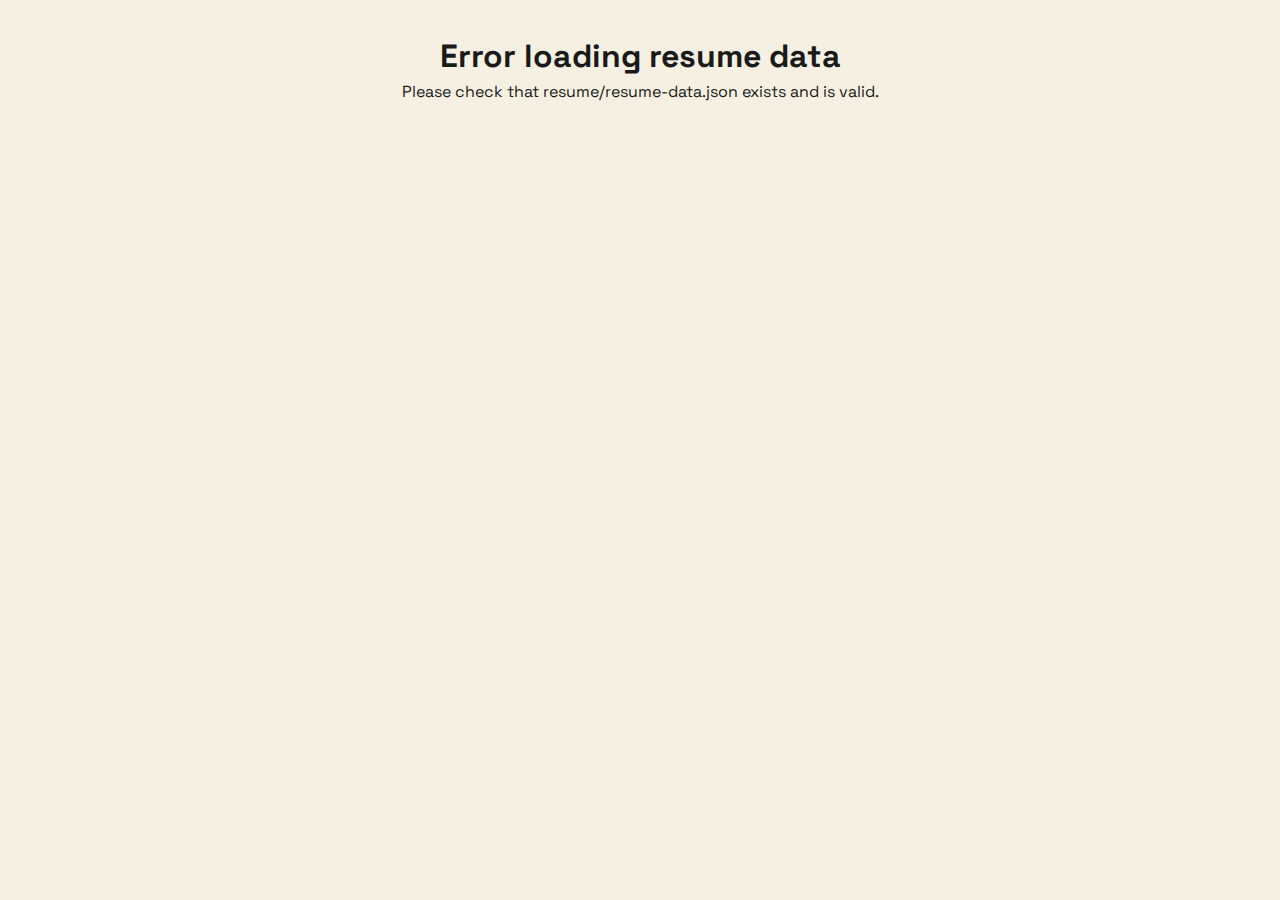
<file: graphic.html>
<!doctype html>
<html lang="en">
<head>
  <meta charset="utf-8" />
  <meta name="viewport" content="width=device-width, initial-scale=1" />
  <meta name="theme-color" content="#f5f0e1" />
  <title>Arindam Kumar Nath — Graphic View</title>
  <link rel="icon" type="image/svg+xml" href="./favicon.svg" />
  <link rel="icon" type="image/x-icon" href="./favicon.ico" />
  <link rel="preconnect" href="https://fonts.googleapis.com" />
  <link rel="preconnect" href="https://fonts.gstatic.com" crossorigin />
  <link href="https://fonts.googleapis.com/css2?family=Inter:wght@400;500;600;700;800;900&family=Space+Grotesk:wght@400;500;600;700&display=swap" rel="stylesheet" />
  <link rel="stylesheet" href="./poster.css" />
</head>
<body>
  <div class="poster">
    <!-- Header Bar -->
    <header class="poster-header">
      <div class="poster-header-inner">
        <div class="poster-brand">
          <span class="poster-brand-dot"></span>
          <span class="poster-brand-name" data-name>Arindam Kumar Nath</span>
        </div>
        <nav class="poster-nav">
          <a href="#p-experience">Experience</a>
          <a href="#p-projects">Projects</a>
          <a href="#p-skills">Skills</a>
          <a href="./index.html" class="poster-switch-btn" title="Switch to default view">Default</a>
          <a href="./newspaper.html" class="poster-switch-btn" title="Switch to newspaper view">Newspaper</a>
          <a href="./vscode.html" class="poster-switch-btn" title="Switch to VS Code view">VS Code</a>
          <a class="poster-email-btn" id="emailLink" target="_blank" rel="noopener">Email</a>
        </nav>
      </div>
    </header>

    <!-- Hero: Name + Subtitle -->
    <section class="poster-hero">
      <h1 class="poster-name" data-name>ARINDAM KUMAR NATH</h1>
      <p class="poster-headline" data-headline>SOFTWARE DEVELOPER — BACKEND & CLOUD</p>
    </section>

    <!-- Two Column Layout -->
    <div class="poster-body">
      <!-- Left Column -->
      <div class="poster-col-left">
        <!-- Profile + Summary -->
        <section class="poster-intro">
          <div class="poster-profile" id="profileArt"></div>
          <div class="poster-summary">
            <p id="summaryText"></p>
            <div class="poster-ctas">
              <a id="githubLink" class="poster-cta-btn" target="_blank" rel="noopener">GITHUB</a>
              <a id="linkedinLink" class="poster-cta-btn" target="_blank" rel="noopener">LINKEDIN</a>
            </div>
          </div>
        </section>

        <!-- Areas of Expertise -->
        <section class="poster-section">
          <h2 class="poster-section-title">Areas of Expertise</h2>
          <div class="poster-chips" id="topicChips"></div>
          <div class="poster-expertise-grid" id="topicGrid"></div>
        </section>
      </div>

      <!-- Right Column -->
      <div class="poster-col-right">
        <!-- Experience -->
        <section id="p-experience" class="poster-section">
          <h2 class="poster-section-title">Experience</h2>
          <div id="experienceList" class="poster-timeline"></div>
        </section>

        <!-- Projects -->
        <section id="p-projects" class="poster-section">
          <h2 class="poster-section-title">PROJECTS</h2>
          <div id="projectsGrid" class="poster-projects-grid"></div>
        </section>

        <!-- Skills -->
        <section id="p-skills" class="poster-section">
          <h2 class="poster-section-title">SKILLS</h2>
          <div id="skillsCloud" class="poster-skills"></div>
        </section>

        <!-- Languages -->
        <section class="poster-section">
          <h2 class="poster-section-title">LANGUAGES</h2>
          <div id="languagesList" class="poster-languages"></div>
        </section>
      </div>
    </div>

    <!-- Footer -->
    <footer class="poster-footer">
      <div class="poster-footer-inner">
        <strong class="poster-footer-text">OPEN TO BACKEND AND PLATFORM ROLES</strong>
        <span class="poster-footer-location" id="footerLocation">Remote friendly</span>
        <div class="poster-footer-links">
          <a id="footerGithub" target="_blank" rel="noopener">GitHub</a>
          <a id="footerLinkedin" target="_blank" rel="noopener">LinkedIn</a>
          <a id="footerEmail" target="_blank" rel="noopener">Email</a>
        </div>
      </div>
    </footer>
  </div>

  <script src="./config.js"></script>
  <script src="./poster-app.js"></script>
</body>
</html>
</file>
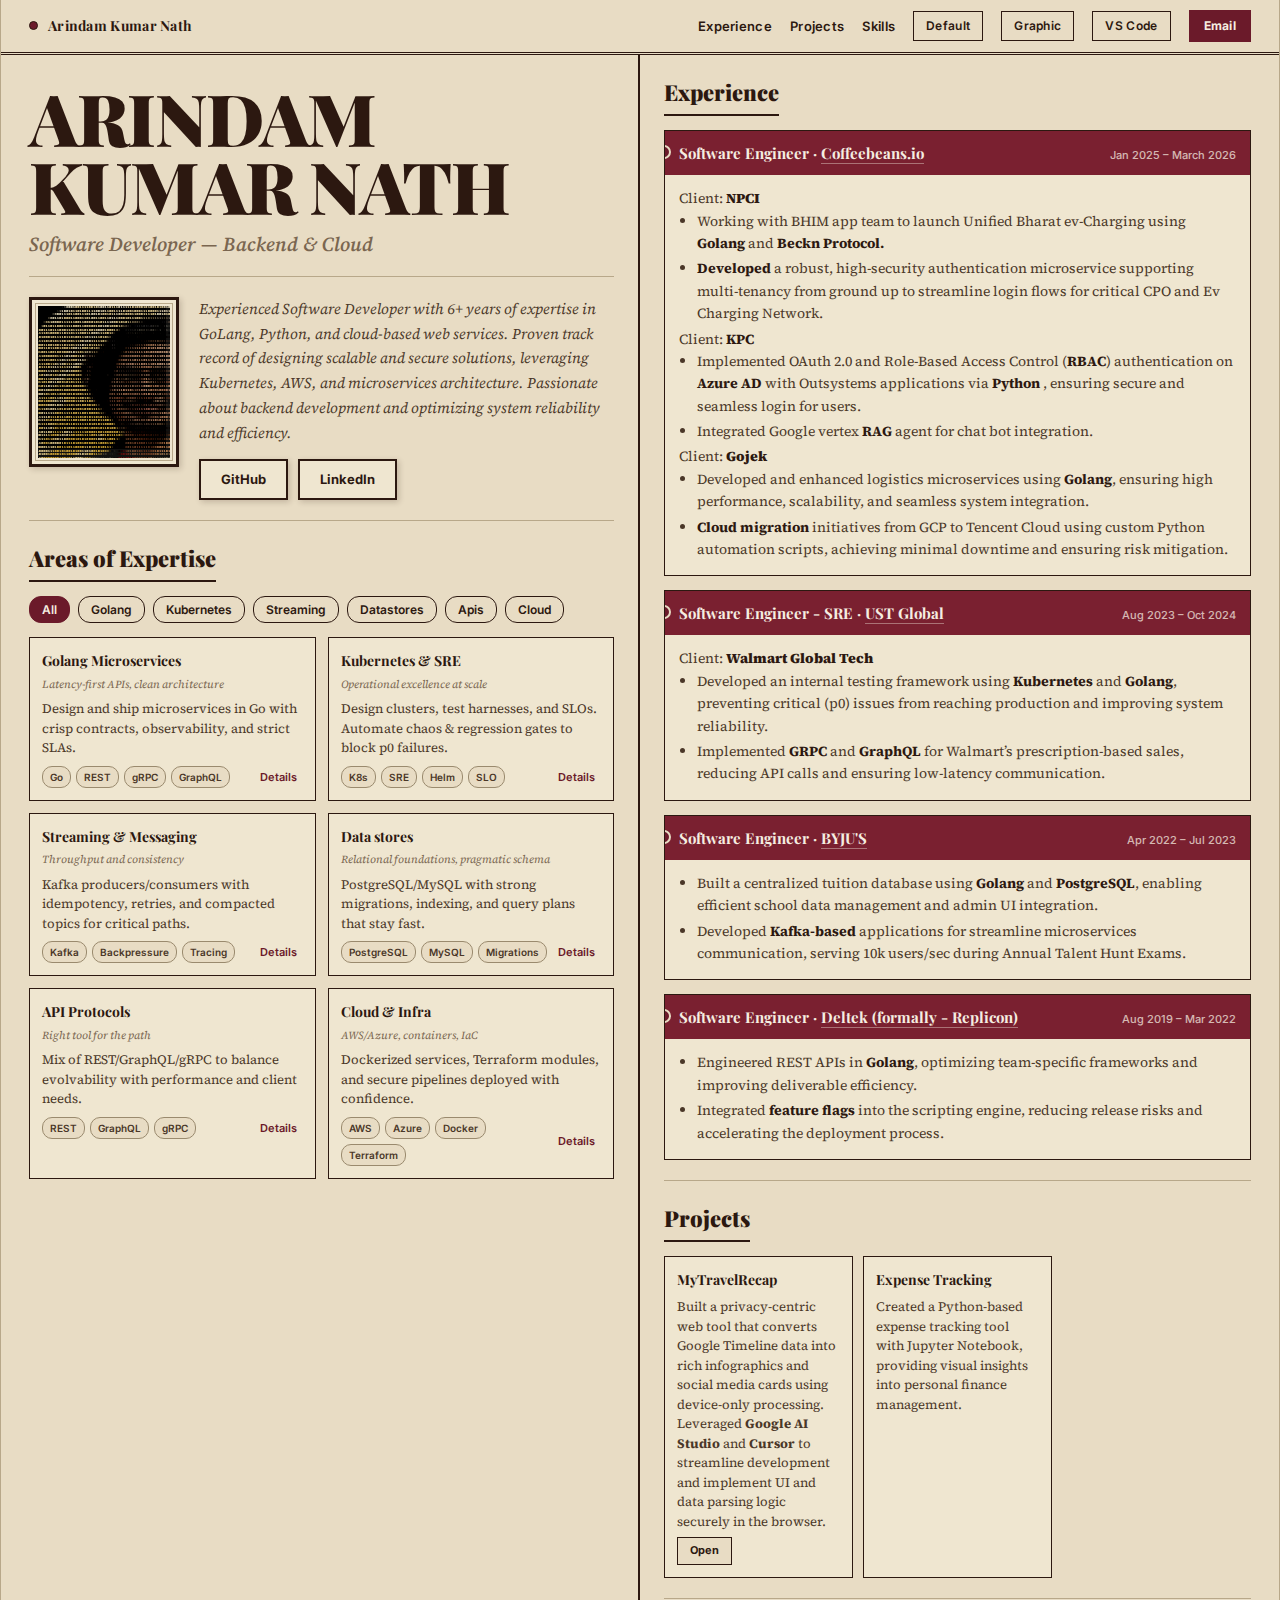
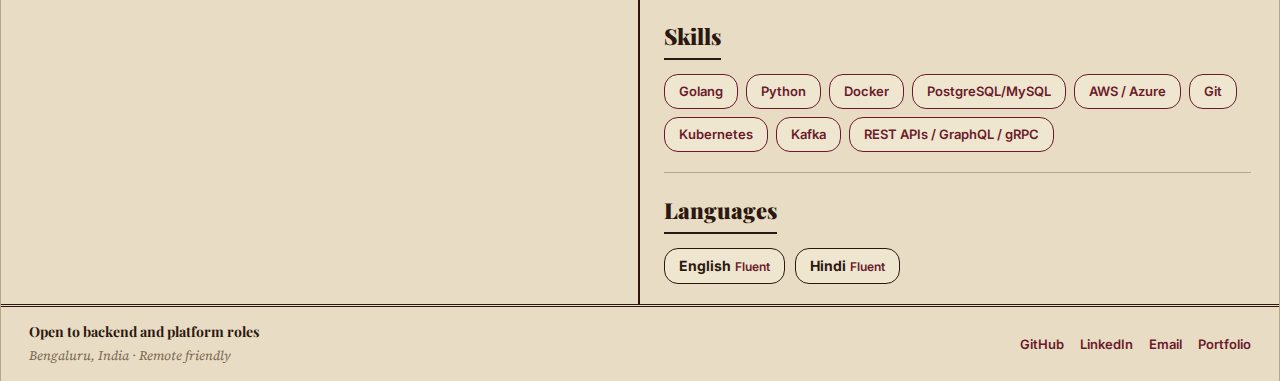
<file: newspaper.html>
<!doctype html>
<html lang="en">
<head>
  <meta charset="utf-8" />
  <meta name="viewport" content="width=device-width, initial-scale=1" />
  <meta name="theme-color" content="#d4c5a0" />
  <title>Arindam Kumar Nath — Newspaper View</title>
  <link rel="icon" type="image/svg+xml" href="./favicon.svg" />
  <link rel="icon" type="image/x-icon" href="./favicon.ico" />
  <link rel="preconnect" href="https://fonts.googleapis.com" />
  <link rel="preconnect" href="https://fonts.gstatic.com" crossorigin />
  <link href="https://fonts.googleapis.com/css2?family=Playfair+Display:wght@400;700;900&family=Source+Serif+4:wght@400;600;700&family=Inter:wght@400;500;600;700&display=swap" rel="stylesheet" />
  <link rel="stylesheet" href="./newspaper.css" />
</head>
<body>
  <div class="paper">
    <!-- Header -->
    <header class="np-header">
      <div class="np-header-inner">
        <div class="np-brand">
          <span class="np-brand-dot"></span>
          <span class="np-brand-name" data-name>Arindam Kumar Nath</span>
        </div>
        <nav class="np-nav">
          <a href="#np-experience">Experience</a>
          <a href="#np-projects">Projects</a>
          <a href="#np-skills">Skills</a>
          <a href="./index.html" class="np-switch-btn">Default</a>
          <a href="./graphic.html" class="np-switch-btn">Graphic</a>
          <a href="./vscode.html" class="np-switch-btn">VS Code</a>
          <a class="np-email-btn" id="emailLink" target="_blank" rel="noopener">Email</a>
        </nav>
      </div>
    </header>

    <!-- Two-column newspaper body -->
    <div class="np-body">
      <!-- LEFT COLUMN -->
      <div class="np-col-left">
        <!-- Hero -->
        <section class="np-hero">
          <h1 class="np-name" data-name>ARINDAM KUMAR NATH</h1>
          <p class="np-subtitle" data-headline>Software Developer — Backend & Cloud</p>
        </section>

        <!-- Profile + Summary -->
        <section class="np-intro">
          <div class="np-photo-frame">
            <div class="np-photo" id="profileArt"></div>
          </div>
          <div class="np-summary">
            <p id="summaryText"></p>
            <div class="np-ctas">
              <a id="githubLink" class="np-cta" target="_blank" rel="noopener">GitHub</a>
              <a id="linkedinLink" class="np-cta" target="_blank" rel="noopener">LinkedIn</a>
            </div>
          </div>
        </section>

        <!-- Areas of Expertise -->
        <section class="np-section">
          <h2 class="np-section-title">Areas of Expertise</h2>
          <div class="np-chips" id="topicChips"></div>
          <div class="np-expertise-grid" id="topicGrid"></div>
        </section>
      </div>

      <!-- RIGHT COLUMN -->
      <div class="np-col-right">
        <!-- Experience -->
        <section id="np-experience" class="np-section">
          <h2 class="np-section-title">Experience</h2>
          <div id="experienceList" class="np-timeline"></div>
        </section>

        <!-- Projects -->
        <section id="np-projects" class="np-section">
          <h2 class="np-section-title">Projects</h2>
          <div id="projectsGrid" class="np-projects-grid"></div>
        </section>

        <!-- Skills -->
        <section id="np-skills" class="np-section">
          <h2 class="np-section-title">Skills</h2>
          <div id="skillsCloud" class="np-skills"></div>
        </section>

        <!-- Languages -->
        <section class="np-section">
          <h2 class="np-section-title">Languages</h2>
          <div id="languagesList" class="np-languages"></div>
        </section>
      </div>
    </div>

    <!-- Footer -->
    <footer class="np-footer">
      <div class="np-footer-inner">
        <div class="np-footer-left">
          <strong>Open to backend and platform roles</strong>
          <span id="footerLocation">Remote friendly</span>
        </div>
        <div class="np-footer-links">
          <a id="footerGithub" target="_blank" rel="noopener">GitHub</a>
          <a id="footerLinkedin" target="_blank" rel="noopener">LinkedIn</a>
          <a id="footerEmail" target="_blank" rel="noopener">Email</a>
        </div>
      </div>
    </footer>
  </div>

  <script src="./config.js"></script>
  <script src="./newspaper-app.js"></script>
</body>
</html>
</file>
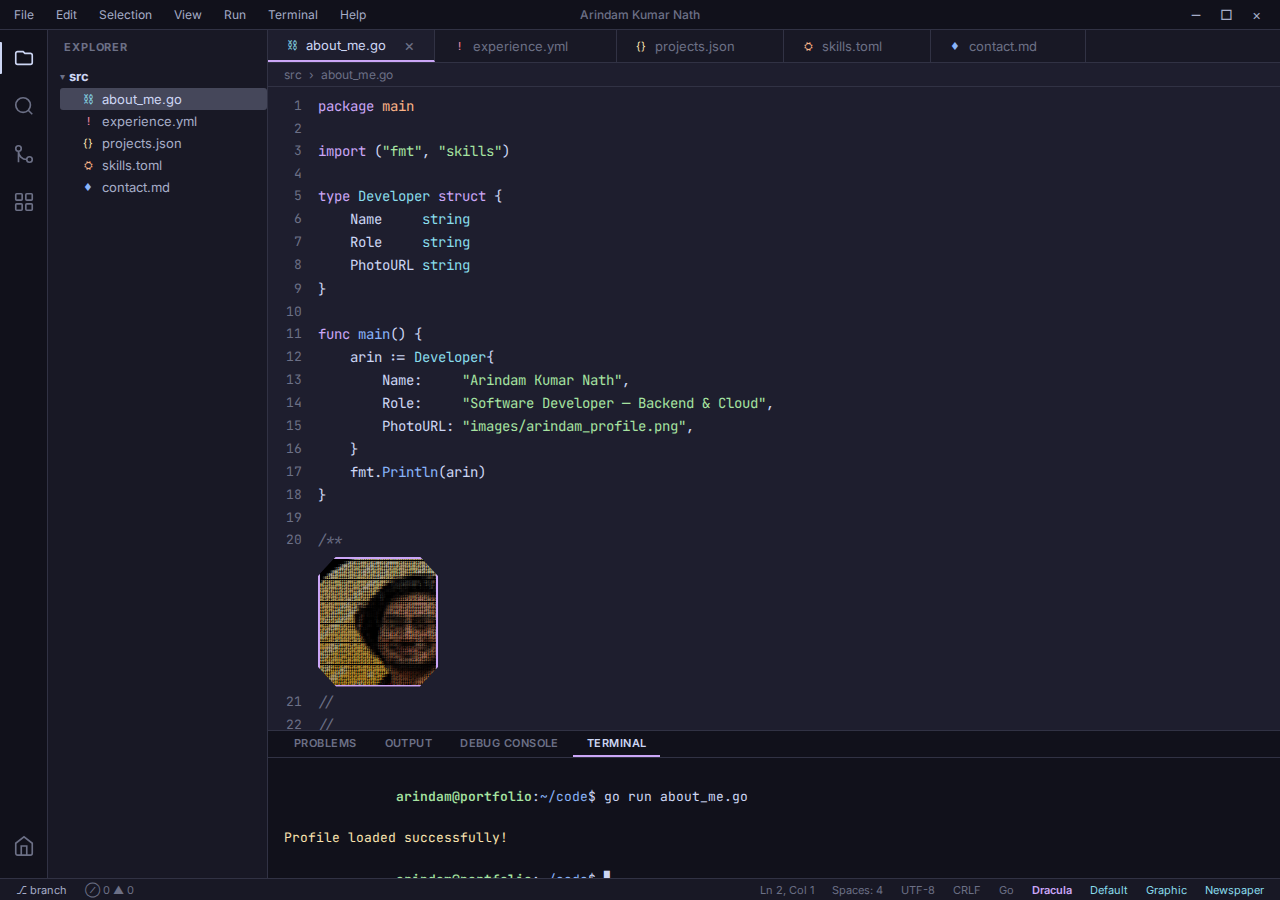
<file: vscode.html>
<!doctype html>
<html lang="en">
<head>
  <meta charset="utf-8" />
  <meta name="viewport" content="width=device-width, initial-scale=1" />
  <meta name="theme-color" content="#1e1e2e" />
  <title>Arindam Kumar Nath - Portfolio - VS Code</title>
  <link rel="icon" type="image/svg+xml" href="./favicon.svg" />
  <link rel="icon" type="image/x-icon" href="./favicon.ico" />
  <link rel="preconnect" href="https://fonts.googleapis.com" />
  <link rel="preconnect" href="https://fonts.gstatic.com" crossorigin />
  <link href="https://fonts.googleapis.com/css2?family=JetBrains+Mono:wght@400;500;600;700&family=Inter:wght@400;500;600;700&display=swap" rel="stylesheet" />
  <link rel="stylesheet" href="./vscode.css" />
</head>
<body>
  <div class="vsc">
    <!-- Title Bar -->
    <div class="vsc-titlebar">
      <div class="vsc-titlebar-left">
        <span class="vsc-menu-item">File</span>
        <span class="vsc-menu-item">Edit</span>
        <span class="vsc-menu-item">Selection</span>
        <span class="vsc-menu-item">View</span>
        <span class="vsc-menu-item">Run</span>
        <span class="vsc-menu-item">Terminal</span>
        <span class="vsc-menu-item">Help</span>
      </div>
      <div class="vsc-titlebar-center" data-name>Arindam Kumar Nath</div>
      <div class="vsc-titlebar-right">
        <span class="vsc-win-btn">─</span>
        <span class="vsc-win-btn">□</span>
        <span class="vsc-win-btn vsc-win-close">×</span>
      </div>
    </div>

    <div class="vsc-main">
      <!-- Activity Bar -->
      <div class="vsc-activity-bar">
        <div class="vsc-activity-icon active" data-panel="explorer" title="Explorer">
          <svg width="22" height="22" viewBox="0 0 24 24" fill="none" stroke="currentColor" stroke-width="1.8"><path d="M3 7v10a2 2 0 002 2h14a2 2 0 002-2V9a2 2 0 00-2-2h-6l-2-2H5a2 2 0 00-2 2z"/></svg>
        </div>
        <div class="vsc-activity-icon" data-panel="search" title="Search">
          <svg width="22" height="22" viewBox="0 0 24 24" fill="none" stroke="currentColor" stroke-width="1.8"><circle cx="11" cy="11" r="8"/><path d="M21 21l-4.35-4.35"/></svg>
        </div>
        <div class="vsc-activity-icon" data-panel="git" title="Source Control">
          <svg width="22" height="22" viewBox="0 0 24 24" fill="none" stroke="currentColor" stroke-width="1.8"><circle cx="18" cy="18" r="3"/><circle cx="6" cy="6" r="3"/><path d="M6 21V9a9 9 0 009 9"/></svg>
        </div>
        <div class="vsc-activity-icon" title="Extensions">
          <svg width="22" height="22" viewBox="0 0 24 24" fill="none" stroke="currentColor" stroke-width="1.8"><rect x="3" y="3" width="7" height="7" rx="1"/><rect x="14" y="3" width="7" height="7" rx="1"/><rect x="3" y="14" width="7" height="7" rx="1"/><rect x="14" y="14" width="7" height="7" rx="1"/></svg>
        </div>
        <div class="vsc-activity-bottom">
          <a href="./index.html" class="vsc-activity-icon" title="Switch to Default View">
            <svg width="22" height="22" viewBox="0 0 24 24" fill="none" stroke="currentColor" stroke-width="1.8"><path d="M3 9l9-7 9 7v11a2 2 0 01-2 2H5a2 2 0 01-2-2z"/><polyline points="9,22 9,12 15,12 15,22"/></svg>
          </a>
        </div>
      </div>

      <!-- Sidebar / Explorer -->
      <div class="vsc-sidebar" id="sidebar">
        <div class="vsc-sidebar-header">EXPLORER</div>
        <div class="vsc-sidebar-section">
          <div class="vsc-tree-header">
            <span class="vsc-tree-arrow">▾</span> src
          </div>
          <div class="vsc-tree-items">
            <div class="vsc-tree-item active" data-tab="about_me">
              <span class="vsc-file-icon go">⛓</span> about_me.go
            </div>
            <div class="vsc-tree-item" data-tab="experience">
              <span class="vsc-file-icon yml">!</span> experience.yml
            </div>
            <div class="vsc-tree-item" data-tab="projects">
              <span class="vsc-file-icon json">{}</span> projects.json
            </div>
            <div class="vsc-tree-item" data-tab="skills">
              <span class="vsc-file-icon toml">⛭</span> skills.toml
            </div>
            <div class="vsc-tree-item" data-tab="contact">
              <span class="vsc-file-icon md">♦</span> contact.md
            </div>
          </div>
        </div>
      </div>

      <!-- Editor Area -->
      <div class="vsc-editor-area">
        <!-- Tabs -->
        <div class="vsc-tabs">
          <div class="vsc-tab active" data-tab="about_me">
            <span class="vsc-file-icon go">⛓</span> about_me.go <span class="vsc-tab-close">×</span>
          </div>
          <div class="vsc-tab" data-tab="experience">
            <span class="vsc-file-icon yml">!</span> experience.yml <span class="vsc-tab-close">×</span>
          </div>
          <div class="vsc-tab" data-tab="projects">
            <span class="vsc-file-icon json">{}</span> projects.json <span class="vsc-tab-close">×</span>
          </div>
          <div class="vsc-tab" data-tab="skills">
            <span class="vsc-file-icon toml">⛭</span> skills.toml <span class="vsc-tab-close">×</span>
          </div>
          <div class="vsc-tab" data-tab="contact">
            <span class="vsc-file-icon md">♦</span> contact.md <span class="vsc-tab-close">×</span>
          </div>
        </div>

        <!-- Breadcrumb -->
        <div class="vsc-breadcrumb">
          <span>src</span> <span class="vsc-breadcrumb-sep">›</span> <span id="breadcrumbFile">about_me.go</span>
        </div>

        <!-- Editor Panels -->
        <div class="vsc-editor-content">
          <!-- about_me.go -->
          <div class="vsc-panel active" id="panel-about_me"></div>
          <!-- experience.yml -->
          <div class="vsc-panel" id="panel-experience"></div>
          <!-- projects.json -->
          <div class="vsc-panel" id="panel-projects"></div>
          <!-- skills.toml -->
          <div class="vsc-panel" id="panel-skills"></div>
          <!-- contact.md -->
          <div class="vsc-panel" id="panel-contact"></div>
        </div>

        <!-- Terminal -->
        <div class="vsc-terminal" id="terminal">
          <div class="vsc-terminal-tabs">
            <span class="vsc-terminal-tab-label">PROBLEMS</span>
            <span class="vsc-terminal-tab-label">OUTPUT</span>
            <span class="vsc-terminal-tab-label">DEBUG CONSOLE</span>
            <span class="vsc-terminal-tab-label active">TERMINAL</span>
          </div>
          <div class="vsc-terminal-body" id="terminalBody">
            <div class="vsc-term-line">
              <span class="vsc-term-prompt">arindam@portfolio</span>:<span class="vsc-term-path">~/code</span>$ <span class="vsc-term-cmd">go run about_me.go</span>
            </div>
            <div class="vsc-term-line vsc-term-output">Profile loaded successfully!</div>
            <div class="vsc-term-line">
              <span class="vsc-term-prompt">arindam@portfolio</span>:<span class="vsc-term-path">~/code</span>$ <span class="vsc-term-cursor">▊</span>
            </div>
          </div>
        </div>
      </div>
    </div>

    <!-- Status Bar -->
    <div class="vsc-statusbar">
      <div class="vsc-statusbar-left">
        <span class="vsc-status-item vsc-status-branch">⎇ branch</span>
        <span class="vsc-status-item">⊘ 0 ▲ 0</span>
      </div>
      <div class="vsc-statusbar-right">
        <span class="vsc-status-item" id="statusLine">Ln 2, Col 1</span>
        <span class="vsc-status-item">Spaces: 4</span>
        <span class="vsc-status-item">UTF-8</span>
        <span class="vsc-status-item">CRLF</span>
        <span class="vsc-status-item" id="statusLang">Go</span>
        <span class="vsc-status-item vsc-status-theme">Dracula</span>
        <a href="./index.html" class="vsc-status-item vsc-status-link">Default</a>
        <a href="./graphic.html" class="vsc-status-item vsc-status-link">Graphic</a>
        <a href="./newspaper.html" class="vsc-status-item vsc-status-link">Newspaper</a>
      </div>
    </div>
  </div>

  <script src="./config.js"></script>
  <script src="./vscode-app.js"></script>
</body>
</html>
</file>
<file: poster.css>
/* ============================================
   POSTER THEME — Newspaper / Broadsheet Style
   ============================================ */

:root {
  --p-bg: #f5f0e1;
  --p-bg-card: #f9f5ea;
  --p-text: #1a1a1a;
  --p-text-soft: #3a3a3a;
  --p-muted: #6b6b6b;
  --p-border: #1a1a1a;
  --p-border-light: #c8c0a8;
  --p-accent: #c8ff00;
  --p-accent-dark: #a8d600;
  --p-accent-cyan: #00e5ff;
  --p-shadow: 4px 4px 0 #1a1a1a;
  --p-shadow-sm: 2px 2px 0 #1a1a1a;
  --p-radius: 0px;
  --p-font: 'Space Grotesk', 'Inter', ui-sans-serif, system-ui, sans-serif;
}

* { box-sizing: border-box; margin: 0; padding: 0; }
html { scroll-behavior: smooth; }

body {
  font-family: var(--p-font);
  background: var(--p-bg);
  color: var(--p-text);
  line-height: 1.5;
  -webkit-font-smoothing: antialiased;
}

/* ---- Header ---- */
.poster-header {
  position: sticky;
  top: 0;
  z-index: 50;
  background: var(--p-bg);
  border-bottom: 3px solid var(--p-border);
  padding: 0 24px;
}

.poster-header-inner {
  max-width: 1300px;
  margin: 0 auto;
  display: flex;
  align-items: center;
  justify-content: space-between;
  height: 56px;
}

.poster-brand {
  display: flex;
  align-items: center;
  gap: 10px;
  font-weight: 800;
  font-size: 15px;
  letter-spacing: 0.5px;
  text-transform: uppercase;
}

.poster-brand-dot {
  width: 10px;
  height: 10px;
  border-radius: 50%;
  background: var(--p-accent);
  border: 2px solid var(--p-border);
}

.poster-nav {
  display: flex;
  align-items: center;
  gap: 20px;
}

.poster-nav a {
  color: var(--p-text);
  text-decoration: none;
  font-weight: 600;
  font-size: 14px;
  text-transform: uppercase;
  letter-spacing: 0.5px;
  transition: color 0.2s;
}

.poster-nav a:hover {
  color: var(--p-muted);
}

.poster-switch-btn {
  padding: 6px 14px;
  border: 2px solid var(--p-border);
  background: transparent;
  font-weight: 700 !important;
  transition: background 0.2s, color 0.2s !important;
}

.poster-switch-btn:hover {
  background: var(--p-border) !important;
  color: var(--p-bg) !important;
}

.poster-email-btn {
  padding: 6px 14px;
  border: 2px solid var(--p-border);
  background: var(--p-accent);
  color: var(--p-text) !important;
  font-weight: 700 !important;
  box-shadow: var(--p-shadow-sm);
  transition: transform 0.15s, box-shadow 0.15s !important;
}

.poster-email-btn:hover {
  transform: translate(-1px, -1px);
  box-shadow: 5px 5px 0 var(--p-border);
}

/* ---- Hero ---- */
.poster-hero {
  max-width: 1300px;
  margin: 0 auto;
  padding: 32px 24px 16px;
  border-bottom: 3px solid var(--p-border);
}

.poster-name {
  font-size: clamp(36px, 7vw, 80px);
  font-weight: 900;
  line-height: 0.95;
  letter-spacing: -0.02em;
  text-transform: uppercase;
  margin-bottom: 8px;
}

.poster-headline {
  font-size: clamp(14px, 2vw, 22px);
  font-weight: 700;
  text-transform: uppercase;
  letter-spacing: 0.08em;
  color: var(--p-text-soft);
  border-top: 2px solid var(--p-border);
  padding-top: 8px;
}

/* ---- Body Grid ---- */
.poster-body {
  max-width: 1300px;
  margin: 0 auto;
  padding: 0 24px;
  display: grid;
  grid-template-columns: 1fr 1fr;
  gap: 0;
  border-left: none;
  border-right: none;
}

.poster-col-left {
  border-right: 3px solid var(--p-border);
  padding-right: 28px;
}

.poster-col-right {
  padding-left: 28px;
}

/* ---- Section Titles ---- */
.poster-section {
  padding: 24px 0;
  border-bottom: 2px solid var(--p-border-light);
}

.poster-section:last-child {
  border-bottom: none;
}

.poster-section-title {
  font-size: 24px;
  font-weight: 900;
  text-transform: uppercase;
  letter-spacing: 0.04em;
  margin-bottom: 16px;
  padding-bottom: 6px;
  border-bottom: 3px solid var(--p-border);
  display: inline-block;
}

/* ---- Intro / Profile ---- */
.poster-intro {
  padding: 24px 0;
  display: flex;
  gap: 20px;
  align-items: flex-start;
  border-bottom: 2px solid var(--p-border-light);
}

.poster-profile {
  width: 140px;
  height: 140px;
  flex-shrink: 0;
  border: 3px solid var(--p-border);
  overflow: hidden;
  position: relative;
  background: #222;
  clip-path: polygon(50% 0%, 100% 25%, 100% 75%, 50% 100%, 0% 75%, 0% 25%);
}

.poster-profile pre {
  margin: 0;
  padding: 0;
  font-size: 1.6px;
  line-height: 1;
  transform: scale(0.38);
  transform-origin: top left;
  width: 400px;
  height: 400px;
  position: absolute;
  top: -20px;
  left: -30px;
}

.poster-summary {
  flex: 1;
}

.poster-summary p {
  font-size: 15px;
  line-height: 1.6;
  color: var(--p-text-soft);
  margin-bottom: 16px;
}

.poster-ctas {
  display: flex;
  gap: 12px;
}

.poster-cta-btn {
  display: inline-block;
  padding: 10px 24px;
  background: var(--p-accent);
  color: var(--p-text);
  font-weight: 800;
  font-size: 14px;
  text-transform: uppercase;
  letter-spacing: 0.08em;
  text-decoration: none;
  border: 2px solid var(--p-border);
  box-shadow: var(--p-shadow);
  transition: transform 0.15s, box-shadow 0.15s;
}

.poster-cta-btn:hover {
  transform: translate(-2px, -2px);
  box-shadow: 6px 6px 0 var(--p-border);
}

/* ---- Chips ---- */
.poster-chips {
  display: flex;
  gap: 8px;
  flex-wrap: wrap;
  margin-bottom: 16px;
}

.poster-chip {
  padding: 6px 14px;
  border: 2px solid var(--p-border);
  background: transparent;
  font-weight: 700;
  font-size: 12px;
  text-transform: uppercase;
  letter-spacing: 0.06em;
  cursor: pointer;
  font-family: var(--p-font);
  transition: background 0.15s, color 0.15s;
}

.poster-chip:hover {
  background: var(--p-border-light);
}

.poster-chip.active {
  background: var(--p-accent);
  box-shadow: var(--p-shadow-sm);
}

/* ---- Expertise Grid ---- */
.poster-expertise-grid {
  display: grid;
  grid-template-columns: 1fr 1fr;
  gap: 12px;
}

.poster-expertise-card {
  border: 2px solid var(--p-border);
  padding: 14px;
  background: var(--p-bg-card);
  transition: transform 0.15s, box-shadow 0.15s;
}

.poster-expertise-card:hover {
  transform: translate(-2px, -2px);
  box-shadow: var(--p-shadow);
}

.poster-expertise-card .card-title {
  font-weight: 800;
  font-size: 14px;
  text-transform: uppercase;
  letter-spacing: 0.04em;
  margin-bottom: 4px;
}

.poster-expertise-card .card-meta {
  font-size: 12px;
  color: var(--p-muted);
  margin-bottom: 8px;
  font-style: italic;
}

.poster-expertise-card .card-body {
  font-size: 13px;
  color: var(--p-text-soft);
  line-height: 1.5;
  margin-bottom: 10px;
}

.poster-expertise-card .tag-row {
  display: flex;
  gap: 6px;
  flex-wrap: wrap;
}

.poster-expertise-card .tag {
  font-size: 11px;
  padding: 3px 8px;
  border: 1.5px solid var(--p-border);
  font-weight: 700;
  text-transform: uppercase;
  letter-spacing: 0.04em;
  background: var(--p-bg);
}

.poster-expertise-card .card-actions {
  display: flex;
  align-items: center;
  justify-content: space-between;
}

.poster-expertise-card .expand {
  background: none;
  border: none;
  font-weight: 700;
  font-size: 12px;
  text-transform: uppercase;
  cursor: pointer;
  color: var(--p-muted);
  font-family: var(--p-font);
  padding: 4px 8px;
  transition: color 0.2s;
}

.poster-expertise-card .expand:hover {
  color: var(--p-text);
}

.poster-expertise-card .card-details {
  display: none;
  margin-top: 10px;
  padding-top: 10px;
  border-top: 1px dashed var(--p-border-light);
  font-size: 13px;
  color: var(--p-text-soft);
}

.poster-expertise-card.expanded .card-details {
  display: block;
}

.poster-expertise-card.expanded {
  border-color: var(--p-accent-dark);
  box-shadow: var(--p-shadow-sm);
}

/* ---- Timeline / Experience ---- */
.poster-timeline {
  display: flex;
  flex-direction: column;
  gap: 16px;
}

.poster-timeline-item {
  border: 2px solid var(--p-border);
  padding: 14px;
  background: var(--p-bg-card);
  position: relative;
}

.poster-timeline-item::before {
  content: '';
  position: absolute;
  top: 0;
  left: 0;
  width: 4px;
  height: 100%;
  background: var(--p-accent);
}

.poster-timeline-head {
  display: flex;
  flex-wrap: wrap;
  justify-content: space-between;
  align-items: baseline;
  gap: 8px;
  margin-bottom: 6px;
}

.poster-timeline-title {
  font-weight: 800;
  font-size: 15px;
}

.poster-timeline-title a {
  color: var(--p-text);
  text-decoration: none;
  border-bottom: 2px solid var(--p-accent);
}

.poster-timeline-title a:hover {
  background: var(--p-accent);
}

.poster-timeline-meta {
  font-size: 12px;
  color: var(--p-muted);
  font-weight: 600;
  text-transform: uppercase;
  letter-spacing: 0.04em;
}

.poster-timeline-body {
  font-size: 14px;
  color: var(--p-text-soft);
  line-height: 1.6;
}

.poster-timeline-body ul {
  padding-left: 18px;
}

.poster-timeline-body li {
  margin-bottom: 4px;
}

.poster-timeline-body strong {
  color: var(--p-text);
}

.poster-timeline-body a {
  color: var(--p-text);
  font-weight: 700;
  text-decoration: none;
  border-bottom: 2px solid var(--p-accent);
}

.poster-timeline-body a:hover {
  background: var(--p-accent);
}

/* ---- Projects Grid ---- */
.poster-projects-grid {
  display: grid;
  grid-template-columns: 1fr 1fr;
  gap: 12px;
}

.poster-project-card {
  border: 2px solid var(--p-border);
  padding: 16px;
  background: var(--p-bg-card);
  display: flex;
  flex-direction: column;
  gap: 8px;
  transition: transform 0.15s, box-shadow 0.15s;
}

.poster-project-card:hover {
  transform: translate(-2px, -2px);
  box-shadow: var(--p-shadow);
}

.poster-project-card.has-link {
  border-color: var(--p-accent-dark);
  background: var(--p-accent);
}

.poster-project-title {
  font-weight: 800;
  font-size: 16px;
  text-transform: uppercase;
}

.poster-project-desc {
  font-size: 13px;
  color: var(--p-text-soft);
  line-height: 1.5;
  flex: 1;
}

.poster-project-card.has-link .poster-project-desc {
  color: var(--p-text);
}

.poster-project-link {
  display: inline-block;
  padding: 6px 16px;
  background: var(--p-bg);
  color: var(--p-text);
  font-weight: 800;
  font-size: 12px;
  text-transform: uppercase;
  letter-spacing: 0.08em;
  text-decoration: none;
  border: 2px solid var(--p-border);
  box-shadow: var(--p-shadow-sm);
  align-self: flex-start;
  transition: transform 0.15s, box-shadow 0.15s;
}

.poster-project-link:hover {
  transform: translate(-1px, -1px);
  box-shadow: 3px 3px 0 var(--p-border);
}

/* ---- Skills ---- */
.poster-skills {
  display: flex;
  gap: 8px;
  flex-wrap: wrap;
}

.poster-skill {
  padding: 8px 16px;
  border: 2px solid var(--p-border);
  font-weight: 700;
  font-size: 13px;
  background: var(--p-bg-card);
  transition: transform 0.15s, box-shadow 0.15s;
}

.poster-skill:hover {
  transform: translate(-1px, -1px);
  box-shadow: var(--p-shadow-sm);
}

/* ---- Languages ---- */
.poster-languages {
  display: flex;
  gap: 12px;
  flex-wrap: wrap;
}

.poster-language {
  padding: 8px 16px;
  border: 2px solid var(--p-border);
  background: var(--p-bg-card);
  font-size: 14px;
}

.poster-language-name {
  font-weight: 800;
}

.poster-language-fluency {
  color: var(--p-muted);
  font-size: 12px;
  margin-left: 6px;
}

/* ---- Footer ---- */
.poster-footer {
  border-top: 3px solid var(--p-border);
  margin-top: 16px;
}

.poster-footer-inner {
  max-width: 1300px;
  margin: 0 auto;
  padding: 16px 24px;
  display: flex;
  align-items: center;
  justify-content: space-between;
  flex-wrap: wrap;
  gap: 12px;
}

.poster-footer-text {
  font-size: 14px;
  font-weight: 800;
  text-transform: uppercase;
  letter-spacing: 0.06em;
}

.poster-footer-location {
  font-size: 13px;
  color: var(--p-muted);
}

.poster-footer-links {
  display: flex;
  gap: 16px;
}

.poster-footer-links a {
  color: var(--p-accent-dark);
  text-decoration: none;
  font-weight: 700;
  font-size: 14px;
  text-transform: uppercase;
  transition: color 0.2s;
}

.poster-footer-links a:hover {
  color: var(--p-text);
}

/* ---- Responsive ---- */
@media (max-width: 900px) {
  .poster-body {
    grid-template-columns: 1fr;
  }
  .poster-col-left {
    border-right: none;
    padding-right: 0;
    border-bottom: 3px solid var(--p-border);
    padding-bottom: 8px;
  }
  .poster-col-right {
    padding-left: 0;
    padding-top: 8px;
  }
  .poster-expertise-grid {
    grid-template-columns: 1fr;
  }
  .poster-projects-grid {
    grid-template-columns: 1fr;
  }
  .poster-name {
    font-size: 36px;
  }
}

@media (max-width: 640px) {
  .poster-nav a:not(.poster-switch-btn):not(.poster-email-btn) {
    display: none;
  }
  .poster-intro {
    flex-direction: column;
    align-items: center;
    text-align: center;
  }
  .poster-ctas {
    justify-content: center;
  }
  .poster-header-inner {
    height: 50px;
  }
  .poster-footer-inner {
    flex-direction: column;
    text-align: center;
  }
}

/* ---- Reduced motion ---- */
@media (prefers-reduced-motion: reduce) {
  *, *::before, *::after {
    transition-duration: 0.01ms !important;
  }
}
</file>
<file: newspaper.css>
/* ============================================
   NEWSPAPER THEME — Vintage Parchment Style
   ============================================ */

@import url('https://fonts.googleapis.com/css2?family=Playfair+Display:wght@400;700;900&family=Source+Serif+4:wght@400;600;700&display=swap');

:root {
  --np-bg: #d4c5a0;
  --np-bg-paper: #e8dcc4;
  --np-bg-card: #efe6d0;
  --np-bg-dark: #c5b48e;
  --np-text: #2c1810;
  --np-text-soft: #4a3728;
  --np-muted: #7a6650;
  --np-accent: #6b1a2a;
  --np-accent-light: #8b2a3a;
  --np-accent-bg: #7a2030;
  --np-border: #2c1810;
  --np-border-light: #b8a88a;
  --np-border-mid: #9a8a6e;
  --np-shadow: 2px 2px 6px rgba(44, 24, 16, 0.2);
  --np-font-display: 'Playfair Display', Georgia, 'Times New Roman', serif;
  --np-font-body: 'Source Serif 4', 'Inter', Georgia, serif;
  --np-font-ui: 'Inter', system-ui, sans-serif;
}

* { box-sizing: border-box; margin: 0; padding: 0; }
html { scroll-behavior: smooth; }

body {
  font-family: var(--np-font-body);
  background: var(--np-bg);
  color: var(--np-text);
  line-height: 1.6;
  -webkit-font-smoothing: antialiased;
  /* Aged paper texture via gradient noise */
  background-image:
    radial-gradient(ellipse at 20% 50%, rgba(139, 119, 80, 0.15) 0%, transparent 50%),
    radial-gradient(ellipse at 80% 20%, rgba(100, 80, 50, 0.1) 0%, transparent 40%),
    radial-gradient(ellipse at 60% 80%, rgba(120, 100, 60, 0.12) 0%, transparent 45%),
    radial-gradient(ellipse at 10% 90%, rgba(90, 70, 40, 0.08) 0%, transparent 35%);
  background-attachment: fixed;
}

.paper {
  max-width: 1360px;
  margin: 0 auto;
  background: var(--np-bg-paper);
  min-height: 100vh;
  box-shadow: 0 0 40px rgba(44, 24, 16, 0.25);
  position: relative;
  /* Subtle aged edge effect */
  border-left: 1px solid var(--np-border-light);
  border-right: 1px solid var(--np-border-light);
}

/* ---- Header ---- */
.np-header {
  position: sticky;
  top: 0;
  z-index: 50;
  background: var(--np-bg-paper);
  border-bottom: 3px double var(--np-border);
  padding: 0 28px;
}

.np-header-inner {
  display: flex;
  align-items: center;
  justify-content: space-between;
  height: 52px;
}

.np-brand {
  display: flex;
  align-items: center;
  gap: 10px;
}

.np-brand-dot {
  width: 9px;
  height: 9px;
  border-radius: 50%;
  background: var(--np-accent);
  border: 1.5px solid var(--np-border);
}

.np-brand-name {
  font-family: var(--np-font-display);
  font-weight: 700;
  font-size: 14px;
  letter-spacing: 0.3px;
}

.np-nav {
  display: flex;
  align-items: center;
  gap: 18px;
}

.np-nav a {
  color: var(--np-text);
  text-decoration: none;
  font-family: var(--np-font-ui);
  font-weight: 600;
  font-size: 13px;
  letter-spacing: 0.3px;
  transition: color 0.2s;
}

.np-nav a:hover {
  color: var(--np-accent);
}

.np-switch-btn {
  padding: 4px 12px;
  border: 1.5px solid var(--np-border);
  font-size: 12px !important;
  transition: background 0.2s, color 0.2s !important;
}

.np-switch-btn:hover {
  background: var(--np-border) !important;
  color: var(--np-bg-paper) !important;
}

.np-email-btn {
  padding: 5px 14px;
  border: 1.5px solid var(--np-accent);
  background: var(--np-accent);
  color: #f5ede0 !important;
  font-weight: 700 !important;
  font-size: 12px !important;
  transition: background 0.2s !important;
}

.np-email-btn:hover {
  background: var(--np-accent-light) !important;
}

/* ---- Hero ---- */
.np-hero {
  padding: 28px 0 16px;
  border-bottom: 1px solid var(--np-border-light);
}

.np-name {
  font-family: var(--np-font-display);
  font-size: clamp(32px, 6vw, 72px);
  font-weight: 900;
  line-height: 0.95;
  letter-spacing: -0.02em;
  color: var(--np-text);
  margin-bottom: 8px;
}

.np-subtitle {
  font-family: var(--np-font-body);
  font-size: clamp(14px, 1.8vw, 20px);
  font-weight: 600;
  color: var(--np-muted);
  font-style: italic;
}

/* ---- Body Grid ---- */
.np-body {
  display: grid;
  grid-template-columns: 1fr 1fr;
  padding: 0 28px;
}

.np-col-left {
  border-right: 2px solid var(--np-border);
  padding-right: 24px;
}

.np-col-right {
  padding-left: 24px;
}

/* ---- Sections ---- */
.np-section {
  padding: 20px 0;
  border-bottom: 1px solid var(--np-border-light);
}

.np-section:last-child {
  border-bottom: none;
}

.np-section-title {
  font-family: var(--np-font-display);
  font-size: 22px;
  font-weight: 900;
  margin-bottom: 14px;
  padding-bottom: 4px;
  border-bottom: 2px solid var(--np-border);
  display: inline-block;
  color: var(--np-text);
}

/* ---- Intro / Profile ---- */
.np-intro {
  padding: 20px 0;
  display: flex;
  gap: 20px;
  align-items: flex-start;
  border-bottom: 1px solid var(--np-border-light);
}

.np-photo-frame {
  flex-shrink: 0;
  width: 150px;
  height: 170px;
  border: 3px solid var(--np-border);
  padding: 6px;
  background: var(--np-bg-card);
  box-shadow: var(--np-shadow);
  position: relative;
}

/* Inner aged border effect */
.np-photo-frame::after {
  content: '';
  position: absolute;
  inset: 3px;
  border: 1px solid var(--np-border-light);
  pointer-events: none;
}

.np-photo {
  width: 100%;
  height: 100%;
  overflow: hidden;
  background: #1a1a1a;
  position: relative;
  /* Sepia overlay for vintage look */
  filter: sepia(0.15) contrast(1.1);
}

.np-photo pre {
  margin: 0;
  padding: 0;
  font-size: 1.8px;
  line-height: 1;
  transform: scale(0.42);
  transform-origin: top left;
  width: 400px;
  height: 400px;
  position: absolute;
  top: -25px;
  left: -40px;
}

.np-summary {
  flex: 1;
}

.np-summary p {
  font-size: 15px;
  line-height: 1.65;
  color: var(--np-text-soft);
  margin-bottom: 14px;
  font-style: italic;
}

.np-ctas {
  display: flex;
  gap: 10px;
}

.np-cta {
  display: inline-block;
  padding: 8px 20px;
  background: var(--np-bg-card);
  color: var(--np-text);
  font-family: var(--np-font-ui);
  font-weight: 700;
  font-size: 13px;
  text-decoration: none;
  border: 2px solid var(--np-border);
  box-shadow: var(--np-shadow);
  transition: transform 0.15s, box-shadow 0.15s, background 0.2s;
}

.np-cta:hover {
  transform: translate(-1px, -1px);
  box-shadow: 3px 3px 8px rgba(44, 24, 16, 0.25);
  background: var(--np-bg-dark);
}

/* ---- Chips ---- */
.np-chips {
  display: flex;
  gap: 8px;
  flex-wrap: wrap;
  margin-bottom: 14px;
}

.np-chip {
  padding: 5px 12px;
  border: 1.5px solid var(--np-border);
  border-radius: 12px;
  background: transparent;
  font-family: var(--np-font-ui);
  font-weight: 600;
  font-size: 12px;
  cursor: pointer;
  transition: background 0.15s, color 0.15s;
  color: var(--np-text);
}

.np-chip:hover {
  background: var(--np-bg-dark);
}

.np-chip.active {
  background: var(--np-accent);
  color: #f5ede0;
  border-color: var(--np-accent);
}

/* ---- Expertise Grid ---- */
.np-expertise-grid {
  display: grid;
  grid-template-columns: 1fr 1fr;
  gap: 12px;
}

.np-expertise-card {
  border: 1.5px solid var(--np-border);
  padding: 12px;
  background: var(--np-bg-card);
  transition: box-shadow 0.2s;
}

.np-expertise-card:hover {
  box-shadow: var(--np-shadow);
}

.np-expertise-card .card-title {
  font-family: var(--np-font-display);
  font-weight: 700;
  font-size: 14px;
  margin-bottom: 3px;
  color: var(--np-text);
}

.np-expertise-card .card-meta {
  font-size: 11px;
  color: var(--np-muted);
  margin-bottom: 6px;
  font-style: italic;
}

.np-expertise-card .card-body {
  font-size: 13px;
  color: var(--np-text-soft);
  line-height: 1.5;
  margin-bottom: 8px;
}

.np-expertise-card .tag-row {
  display: flex;
  gap: 5px;
  flex-wrap: wrap;
}

.np-expertise-card .tag {
  font-family: var(--np-font-ui);
  font-size: 10px;
  padding: 2px 7px;
  border: 1px solid var(--np-border-mid);
  border-radius: 10px;
  font-weight: 600;
  background: var(--np-bg-paper);
  color: var(--np-text-soft);
}

.np-expertise-card .card-actions {
  display: flex;
  align-items: center;
  justify-content: space-between;
}

.np-expertise-card .expand {
  background: none;
  border: none;
  font-family: var(--np-font-ui);
  font-weight: 600;
  font-size: 11px;
  cursor: pointer;
  color: var(--np-accent);
  padding: 3px 6px;
  transition: color 0.2s;
}

.np-expertise-card .expand:hover {
  color: var(--np-accent-light);
}

.np-expertise-card .card-details {
  display: none;
  margin-top: 8px;
  padding-top: 8px;
  border-top: 1px dashed var(--np-border-light);
  font-size: 12px;
  color: var(--np-text-soft);
  font-style: italic;
}

.np-expertise-card.expanded .card-details {
  display: block;
}

.np-expertise-card.expanded {
  border-color: var(--np-accent);
}

/* ---- Timeline / Experience ---- */
.np-timeline {
  display: flex;
  flex-direction: column;
  gap: 14px;
}

.np-timeline-item {
  border: 1.5px solid var(--np-border);
  background: var(--np-bg-card);
  position: relative;
  overflow: hidden;
}

.np-timeline-head {
  background: var(--np-accent-bg);
  padding: 10px 14px;
  display: flex;
  flex-wrap: wrap;
  justify-content: space-between;
  align-items: baseline;
  gap: 8px;
}

.np-timeline-title {
  font-family: var(--np-font-display);
  font-weight: 700;
  font-size: 15px;
  color: #f5ede0;
}

.np-timeline-title a {
  color: #f5ede0;
  text-decoration: none;
  border-bottom: 1px solid rgba(245, 237, 224, 0.4);
}

.np-timeline-title a:hover {
  border-bottom-color: #f5ede0;
}

.np-timeline-meta {
  font-family: var(--np-font-ui);
  font-size: 11px;
  color: rgba(245, 237, 224, 0.75);
  font-weight: 500;
}

.np-timeline-body {
  padding: 12px 14px;
  font-size: 14px;
  color: var(--np-text-soft);
  line-height: 1.6;
}

.np-timeline-body ul {
  padding-left: 18px;
}

.np-timeline-body li {
  margin-bottom: 3px;
}

.np-timeline-body strong {
  color: var(--np-text);
}

.np-timeline-body a {
  color: var(--np-accent);
  text-decoration: none;
  font-weight: 700;
}

.np-timeline-body a:hover {
  text-decoration: underline;
}

/* Green dot indicator */
.np-timeline-item::before {
  content: '';
  position: absolute;
  top: 14px;
  left: -8px;
  width: 10px;
  height: 10px;
  border-radius: 50%;
  background: var(--np-accent);
  border: 2px solid var(--np-bg-paper);
  z-index: 1;
}

/* ---- Projects ---- */
.np-projects-grid {
  display: grid;
  grid-template-columns: repeat(3, 1fr);
  gap: 10px;
}

.np-project-card {
  border: 1.5px solid var(--np-border);
  padding: 12px;
  background: var(--np-bg-card);
  display: flex;
  flex-direction: column;
  gap: 6px;
  transition: box-shadow 0.2s;
}

.np-project-card:hover {
  box-shadow: var(--np-shadow);
}

.np-project-title {
  font-family: var(--np-font-display);
  font-weight: 700;
  font-size: 14px;
  color: var(--np-text);
}

.np-project-meta {
  font-family: var(--np-font-ui);
  font-size: 11px;
  color: var(--np-muted);
  font-style: italic;
}

.np-project-desc {
  font-size: 13px;
  color: var(--np-text-soft);
  line-height: 1.5;
  flex: 1;
}

.np-project-link {
  display: inline-block;
  padding: 4px 12px;
  background: var(--np-bg-paper);
  color: var(--np-text);
  font-family: var(--np-font-ui);
  font-weight: 700;
  font-size: 11px;
  text-decoration: none;
  border: 1.5px solid var(--np-border);
  align-self: flex-start;
  transition: background 0.2s;
}

.np-project-link:hover {
  background: var(--np-bg-dark);
}

/* ---- Skills ---- */
.np-skills {
  display: flex;
  gap: 8px;
  flex-wrap: wrap;
}

.np-skill {
  padding: 6px 14px;
  border: 1.5px solid var(--np-accent);
  border-radius: 14px;
  font-family: var(--np-font-ui);
  font-weight: 600;
  font-size: 13px;
  color: var(--np-accent);
  background: var(--np-bg-card);
  transition: background 0.2s, color 0.2s;
}

.np-skill:hover {
  background: var(--np-accent);
  color: #f5ede0;
}

/* ---- Languages ---- */
.np-languages {
  display: flex;
  gap: 10px;
  flex-wrap: wrap;
}

.np-language {
  padding: 6px 14px;
  border: 1.5px solid var(--np-border);
  border-radius: 14px;
  background: var(--np-bg-card);
  font-family: var(--np-font-ui);
  font-size: 14px;
}

.np-language-name {
  font-weight: 700;
  color: var(--np-text);
}

.np-language-fluency {
  color: var(--np-accent);
  font-size: 12px;
  margin-left: 4px;
  font-weight: 600;
}

/* ---- Footer ---- */
.np-footer {
  border-top: 3px double var(--np-border);
  padding: 0 28px;
}

.np-footer-inner {
  padding: 14px 0;
  display: flex;
  align-items: center;
  justify-content: space-between;
  flex-wrap: wrap;
  gap: 10px;
}

.np-footer-left {
  display: flex;
  flex-direction: column;
  gap: 2px;
}

.np-footer-left strong {
  font-family: var(--np-font-display);
  font-size: 14px;
}

.np-footer-left span {
  font-size: 13px;
  color: var(--np-muted);
  font-style: italic;
}

.np-footer-links {
  display: flex;
  gap: 16px;
}

.np-footer-links a {
  color: var(--np-accent);
  text-decoration: none;
  font-family: var(--np-font-ui);
  font-weight: 600;
  font-size: 13px;
  transition: color 0.2s;
}

.np-footer-links a:hover {
  color: var(--np-text);
}

/* ---- Responsive ---- */
@media (max-width: 960px) {
  .np-body {
    grid-template-columns: 1fr;
  }
  .np-col-left {
    border-right: none;
    padding-right: 0;
    border-bottom: 2px solid var(--np-border);
    padding-bottom: 8px;
  }
  .np-col-right {
    padding-left: 0;
    padding-top: 8px;
  }
  .np-projects-grid {
    grid-template-columns: 1fr 1fr;
  }
}

@media (max-width: 640px) {
  .np-nav a:not(.np-switch-btn):not(.np-email-btn) {
    display: none;
  }
  .np-intro {
    flex-direction: column;
    align-items: center;
    text-align: center;
  }
  .np-ctas {
    justify-content: center;
  }
  .np-expertise-grid {
    grid-template-columns: 1fr;
  }
  .np-projects-grid {
    grid-template-columns: 1fr;
  }
  .np-header-inner {
    height: 48px;
  }
  .paper {
    border-left: none;
    border-right: none;
  }
  .np-footer-inner {
    flex-direction: column;
    text-align: center;
  }
}

/* ---- Reduced motion ---- */
@media (prefers-reduced-motion: reduce) {
  *, *::before, *::after {
    transition-duration: 0.01ms !important;
  }
}
</file>
<file: vscode.css>
/* ============================================
   VS CODE THEME — Dracula-inspired IDE
   ============================================ */

:root {
  --vsc-bg: #1e1e2e;
  --vsc-bg-sidebar: #181825;
  --vsc-bg-activity: #11111b;
  --vsc-bg-editor: #1e1e2e;
  --vsc-bg-tab: #181825;
  --vsc-bg-tab-active: #1e1e2e;
  --vsc-bg-terminal: #11111b;
  --vsc-bg-statusbar: #181825;
  --vsc-bg-titlebar: #11111b;
  --vsc-bg-hover: #313244;
  --vsc-bg-selection: #45475a;
  --vsc-text: #cdd6f4;
  --vsc-text-soft: #a6adc8;
  --vsc-text-muted: #6c7086;
  --vsc-border: #313244;
  --vsc-accent: #cba6f7;
  --vsc-blue: #89b4fa;
  --vsc-green: #a6e3a1;
  --vsc-yellow: #f9e2af;
  --vsc-red: #f38ba8;
  --vsc-pink: #f5c2e7;
  --vsc-peach: #fab387;
  --vsc-teal: #94e2d5;
  --vsc-cyan: #89dceb;
  --vsc-mauve: #cba6f7;
  --vsc-comment: #6c7086;
  --vsc-string: #a6e3a1;
  --vsc-keyword: #cba6f7;
  --vsc-type: #89dceb;
  --vsc-func: #89b4fa;
  --vsc-number: #fab387;
  --vsc-font: 'JetBrains Mono', 'Fira Code', 'Cascadia Code', Consolas, monospace;
  --vsc-font-ui: 'Inter', system-ui, sans-serif;
}

* { box-sizing: border-box; margin: 0; padding: 0; }
html, body { height: 100%; overflow: hidden; }

body {
  font-family: var(--vsc-font-ui);
  background: var(--vsc-bg);
  color: var(--vsc-text);
  -webkit-font-smoothing: antialiased;
}

.vsc {
  display: flex;
  flex-direction: column;
  height: 100vh;
  width: 100vw;
  overflow: hidden;
}

/* ---- Title Bar ---- */
.vsc-titlebar {
  display: flex;
  align-items: center;
  justify-content: space-between;
  height: 30px;
  background: var(--vsc-bg-titlebar);
  border-bottom: 1px solid var(--vsc-border);
  padding: 0 10px;
  font-size: 12px;
  -webkit-app-region: drag;
  flex-shrink: 0;
}

.vsc-titlebar-left {
  display: flex;
  gap: 14px;
}

.vsc-menu-item {
  color: var(--vsc-text-soft);
  cursor: default;
  padding: 2px 4px;
  border-radius: 3px;
  transition: background 0.15s;
}

.vsc-menu-item:hover {
  background: var(--vsc-bg-hover);
  color: var(--vsc-text);
}

.vsc-titlebar-center {
  color: var(--vsc-text-muted);
  font-size: 12px;
  font-weight: 500;
  position: absolute;
  left: 50%;
  transform: translateX(-50%);
}

.vsc-titlebar-right {
  display: flex;
  gap: 2px;
}

.vsc-win-btn {
  width: 28px;
  height: 22px;
  display: flex;
  align-items: center;
  justify-content: center;
  color: var(--vsc-text-soft);
  cursor: pointer;
  border-radius: 3px;
  font-size: 14px;
  transition: background 0.15s;
}

.vsc-win-btn:hover {
  background: var(--vsc-bg-hover);
}

.vsc-win-close:hover {
  background: var(--vsc-red);
  color: #fff;
}

/* ---- Main Area ---- */
.vsc-main {
  display: flex;
  flex: 1;
  overflow: hidden;
}

/* ---- Activity Bar ---- */
.vsc-activity-bar {
  width: 48px;
  background: var(--vsc-bg-activity);
  border-right: 1px solid var(--vsc-border);
  display: flex;
  flex-direction: column;
  align-items: center;
  padding-top: 4px;
  flex-shrink: 0;
}

.vsc-activity-icon {
  width: 48px;
  height: 48px;
  display: flex;
  align-items: center;
  justify-content: center;
  color: var(--vsc-text-muted);
  cursor: pointer;
  position: relative;
  transition: color 0.15s;
  text-decoration: none;
}

.vsc-activity-icon:hover {
  color: var(--vsc-text);
}

.vsc-activity-icon.active {
  color: var(--vsc-text);
}

.vsc-activity-icon.active::before {
  content: '';
  position: absolute;
  left: 0;
  top: 8px;
  bottom: 8px;
  width: 2px;
  background: var(--vsc-text);
  border-radius: 0 1px 1px 0;
}

.vsc-activity-bottom {
  margin-top: auto;
  margin-bottom: 8px;
}

/* ---- Sidebar ---- */
.vsc-sidebar {
  width: 220px;
  background: var(--vsc-bg-sidebar);
  border-right: 1px solid var(--vsc-border);
  overflow-y: auto;
  flex-shrink: 0;
}

.vsc-sidebar-header {
  padding: 10px 16px 6px;
  font-size: 11px;
  font-weight: 700;
  letter-spacing: 0.08em;
  color: var(--vsc-text-muted);
  text-transform: uppercase;
}

.vsc-sidebar-section {
  padding: 4px 0;
}

.vsc-tree-header {
  padding: 4px 12px;
  font-size: 13px;
  font-weight: 700;
  color: var(--vsc-text);
  cursor: pointer;
  display: flex;
  align-items: center;
  gap: 4px;
}

.vsc-tree-arrow {
  font-size: 10px;
  color: var(--vsc-text-muted);
}

.vsc-tree-items {
  padding-left: 12px;
}

.vsc-tree-item {
  padding: 3px 12px 3px 20px;
  font-size: 13px;
  color: var(--vsc-text-soft);
  cursor: pointer;
  display: flex;
  align-items: center;
  gap: 6px;
  border-radius: 3px;
  transition: background 0.1s;
}

.vsc-tree-item:hover {
  background: var(--vsc-bg-hover);
}

.vsc-tree-item.active {
  background: var(--vsc-bg-selection);
  color: var(--vsc-text);
}

.vsc-file-icon {
  font-size: 11px;
  width: 16px;
  text-align: center;
  flex-shrink: 0;
}

.vsc-file-icon.go { color: var(--vsc-cyan); }
.vsc-file-icon.yml { color: var(--vsc-red); }
.vsc-file-icon.json { color: var(--vsc-yellow); }
.vsc-file-icon.toml { color: var(--vsc-peach); }
.vsc-file-icon.md { color: var(--vsc-blue); }

/* ---- Editor Area ---- */
.vsc-editor-area {
  flex: 1;
  display: flex;
  flex-direction: column;
  overflow: hidden;
}

/* ---- Tabs ---- */
.vsc-tabs {
  display: flex;
  background: var(--vsc-bg-tab);
  border-bottom: 1px solid var(--vsc-border);
  overflow-x: auto;
  flex-shrink: 0;
}

.vsc-tab {
  padding: 6px 16px;
  font-size: 13px;
  color: var(--vsc-text-muted);
  cursor: pointer;
  display: flex;
  align-items: center;
  gap: 6px;
  border-right: 1px solid var(--vsc-border);
  white-space: nowrap;
  position: relative;
  transition: background 0.1s, color 0.1s;
  flex-shrink: 0;
}

.vsc-tab:hover {
  background: var(--vsc-bg-hover);
}

.vsc-tab.active {
  background: var(--vsc-bg-tab-active);
  color: var(--vsc-text);
  border-bottom: 2px solid var(--vsc-accent);
}

.vsc-tab-close {
  font-size: 16px;
  color: var(--vsc-text-muted);
  margin-left: 8px;
  border-radius: 3px;
  width: 18px;
  height: 18px;
  display: flex;
  align-items: center;
  justify-content: center;
  opacity: 0;
  transition: opacity 0.15s, background 0.15s;
}

.vsc-tab:hover .vsc-tab-close,
.vsc-tab.active .vsc-tab-close {
  opacity: 1;
}

.vsc-tab-close:hover {
  background: var(--vsc-bg-selection);
}

/* ---- Breadcrumb ---- */
.vsc-breadcrumb {
  padding: 4px 16px;
  font-size: 12px;
  color: var(--vsc-text-muted);
  background: var(--vsc-bg-editor);
  border-bottom: 1px solid var(--vsc-border);
  flex-shrink: 0;
}

.vsc-breadcrumb-sep {
  margin: 0 4px;
  color: var(--vsc-text-muted);
}

/* ---- Editor Content ---- */
.vsc-editor-content {
  flex: 1;
  overflow-y: auto;
  background: var(--vsc-bg-editor);
  position: relative;
}

.vsc-panel {
  display: none;
  padding: 8px 0;
  font-family: var(--vsc-font);
  font-size: 14px;
  line-height: 1.65;
  min-height: 100%;
}

.vsc-panel.active {
  display: block;
}

/* Code lines */
.vsc-line {
  display: flex;
  padding: 0 16px 0 0;
  min-height: 22px;
}

.vsc-line:hover {
  background: rgba(255, 255, 255, 0.03);
}

.vsc-line-num {
  width: 50px;
  text-align: right;
  padding-right: 16px;
  color: var(--vsc-text-muted);
  font-size: 13px;
  user-select: none;
  flex-shrink: 0;
}

.vsc-line-code {
  flex: 1;
  white-space: pre;
  tab-size: 4;
}

/* Syntax highlighting */
.syn-kw { color: var(--vsc-keyword); }
.syn-type { color: var(--vsc-type); }
.syn-func { color: var(--vsc-func); }
.syn-str { color: var(--vsc-string); }
.syn-num { color: var(--vsc-number); }
.syn-comment { color: var(--vsc-comment); font-style: italic; }
.syn-pkg { color: var(--vsc-peach); }
.syn-punct { color: var(--vsc-text-soft); }
.syn-var { color: var(--vsc-text); }
.syn-key { color: var(--vsc-mauve); }
.syn-bool { color: var(--vsc-peach); }
.syn-tag { color: var(--vsc-red); }
.syn-attr { color: var(--vsc-yellow); }
.syn-heading { color: var(--vsc-blue); font-weight: 700; }
.syn-link { color: var(--vsc-cyan); text-decoration: underline; }
.syn-bold { color: var(--vsc-peach); font-weight: 700; }
.syn-bullet { color: var(--vsc-green); }
.syn-section { color: var(--vsc-mauve); font-weight: 600; }

/* Profile art in code */
.vsc-profile-embed {
  margin: 4px 0 4px 50px;
  width: 120px;
  height: 130px;
  overflow: hidden;
  border: 2px solid var(--vsc-accent);
  position: relative;
  background: #000;
  clip-path: polygon(15% 0%, 85% 0%, 100% 15%, 100% 85%, 85% 100%, 15% 100%, 0% 85%, 0% 15%);
}

.vsc-profile-embed pre {
  margin: 0;
  padding: 0;
  font-size: 1.5px;
  line-height: 1;
  transform: scale(0.35);
  transform-origin: top left;
  width: 400px;
  height: 400px;
  position: absolute;
  top: -15px;
  left: -35px;
}

/* ---- Terminal ---- */
.vsc-terminal {
  border-top: 1px solid var(--vsc-border);
  background: var(--vsc-bg-terminal);
  flex-shrink: 0;
}

.vsc-terminal-tabs {
  display: flex;
  gap: 0;
  border-bottom: 1px solid var(--vsc-border);
  padding: 0 12px;
}

.vsc-terminal-tab-label {
  padding: 5px 14px;
  font-size: 11px;
  font-weight: 600;
  color: var(--vsc-text-muted);
  letter-spacing: 0.04em;
  cursor: pointer;
  border-bottom: 2px solid transparent;
  transition: color 0.15s;
}

.vsc-terminal-tab-label:hover {
  color: var(--vsc-text-soft);
}

.vsc-terminal-tab-label.active {
  color: var(--vsc-text);
  border-bottom-color: var(--vsc-accent);
}

.vsc-terminal-body {
  padding: 8px 16px;
  font-family: var(--vsc-font);
  font-size: 13px;
  line-height: 1.6;
  min-height: 70px;
  max-height: 120px;
  overflow-y: auto;
}

.vsc-term-line {
  white-space: pre-wrap;
}

.vsc-term-prompt {
  color: var(--vsc-green);
  font-weight: 600;
}

.vsc-term-path {
  color: var(--vsc-blue);
}

.vsc-term-cmd {
  color: var(--vsc-text);
}

.vsc-term-output {
  color: var(--vsc-yellow);
}

.vsc-term-cursor {
  color: var(--vsc-text);
  animation: blink 1s step-end infinite;
}

@keyframes blink {
  50% { opacity: 0; }
}

/* ---- Status Bar ---- */
.vsc-statusbar {
  display: flex;
  align-items: center;
  justify-content: space-between;
  height: 22px;
  background: var(--vsc-bg-statusbar);
  border-top: 1px solid var(--vsc-border);
  padding: 0 8px;
  font-size: 12px;
  flex-shrink: 0;
}

.vsc-statusbar-left,
.vsc-statusbar-right {
  display: flex;
  align-items: center;
  gap: 2px;
}

.vsc-status-item {
  padding: 0 8px;
  color: var(--vsc-text-muted);
  white-space: nowrap;
  font-size: 11px;
}

.vsc-status-branch {
  color: var(--vsc-text-soft);
}

.vsc-status-theme {
  color: var(--vsc-accent);
  font-weight: 600;
}

.vsc-status-link {
  color: var(--vsc-cyan);
  text-decoration: none;
  cursor: pointer;
  transition: color 0.15s;
}

.vsc-status-link:hover {
  color: var(--vsc-text);
}

/* ---- Minimap (decorative) ---- */
.vsc-editor-content::-webkit-scrollbar {
  width: 14px;
}

.vsc-editor-content::-webkit-scrollbar-track {
  background: var(--vsc-bg-editor);
}

.vsc-editor-content::-webkit-scrollbar-thumb {
  background: var(--vsc-bg-hover);
  border: 3px solid var(--vsc-bg-editor);
  border-radius: 7px;
}

.vsc-editor-content::-webkit-scrollbar-thumb:hover {
  background: var(--vsc-bg-selection);
}

/* ---- Responsive ---- */
@media (max-width: 800px) {
  .vsc-sidebar {
    width: 180px;
  }
  .vsc-titlebar-left {
    display: none;
  }
}

@media (max-width: 600px) {
  .vsc-sidebar {
    display: none;
  }
  .vsc-activity-bar {
    width: 40px;
  }
  .vsc-titlebar-center {
    position: static;
    transform: none;
    font-size: 11px;
  }
  .vsc-menu-item {
    display: none;
  }
  .vsc-tabs {
    overflow-x: auto;
  }
}

/* ---- Reduced motion ---- */
@media (prefers-reduced-motion: reduce) {
  *, *::before, *::after {
    animation-duration: 0.01ms !important;
    transition-duration: 0.01ms !important;
  }
}
</file>
